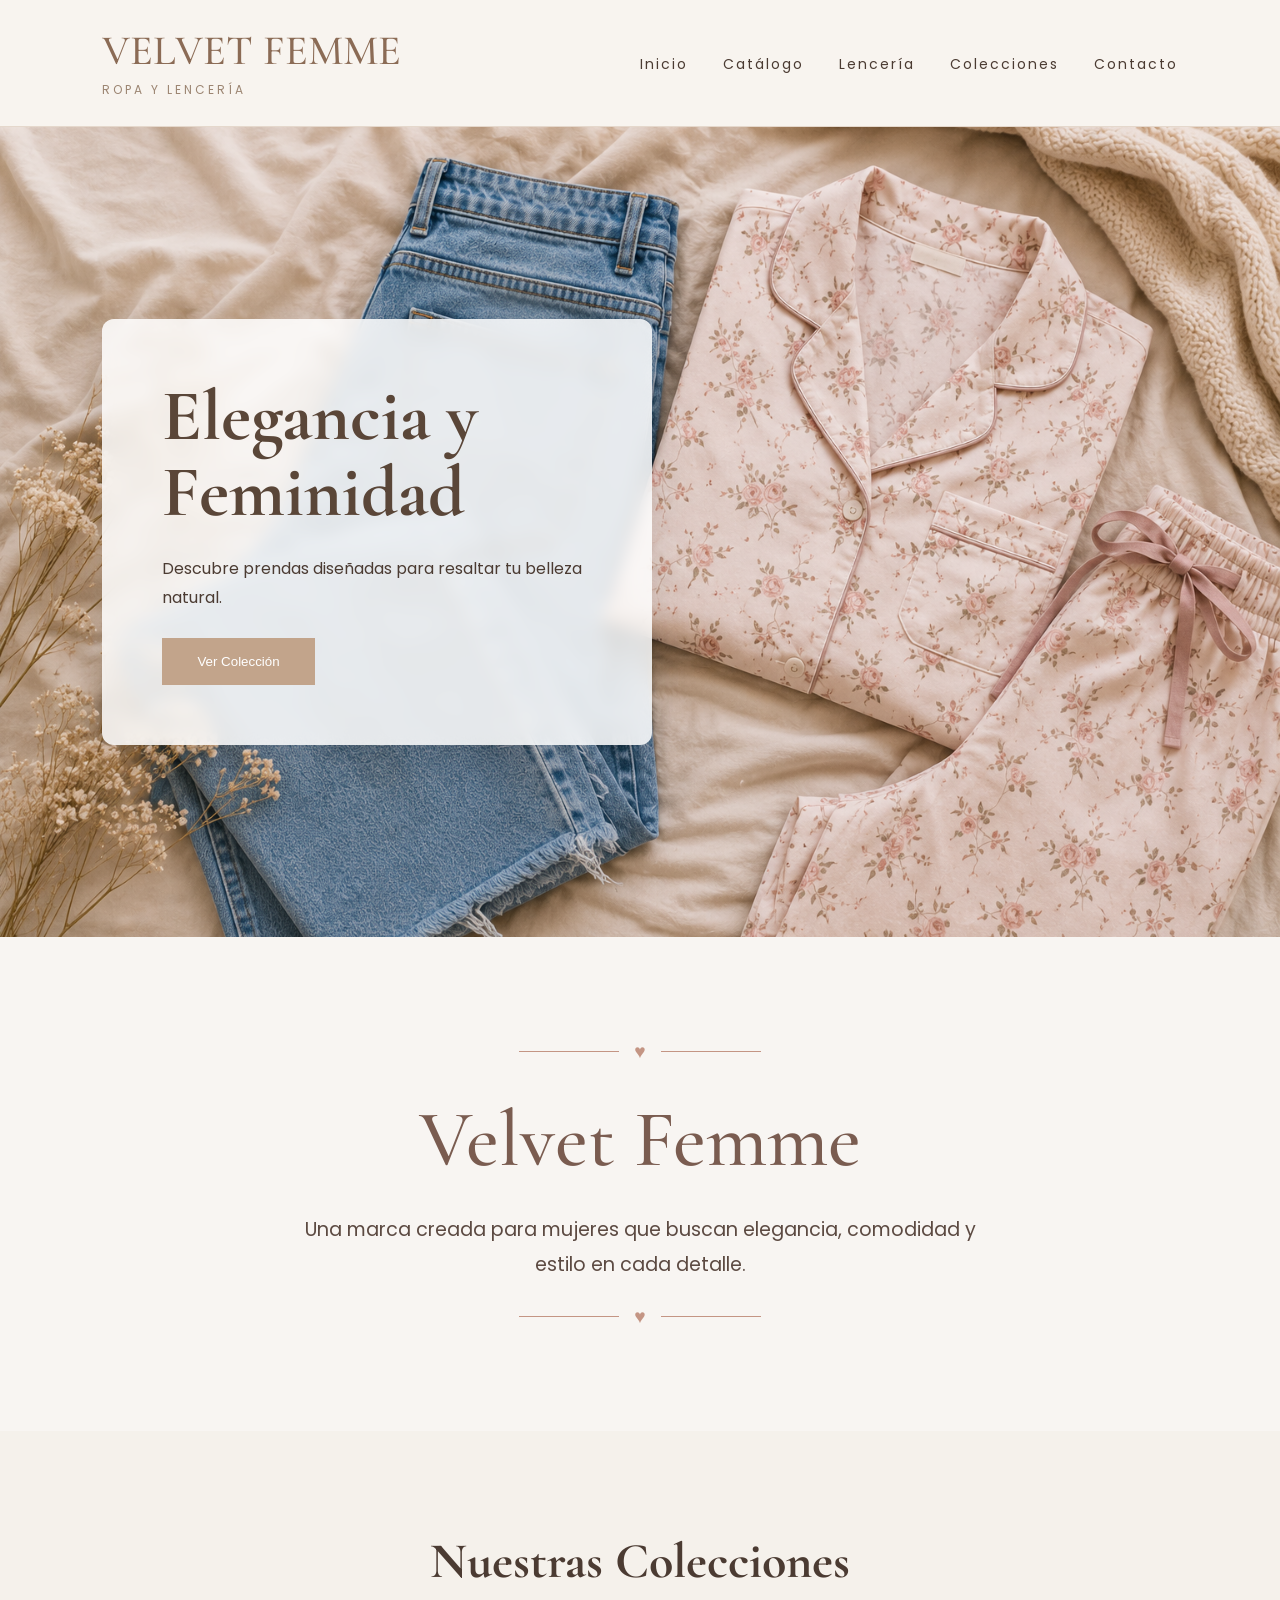
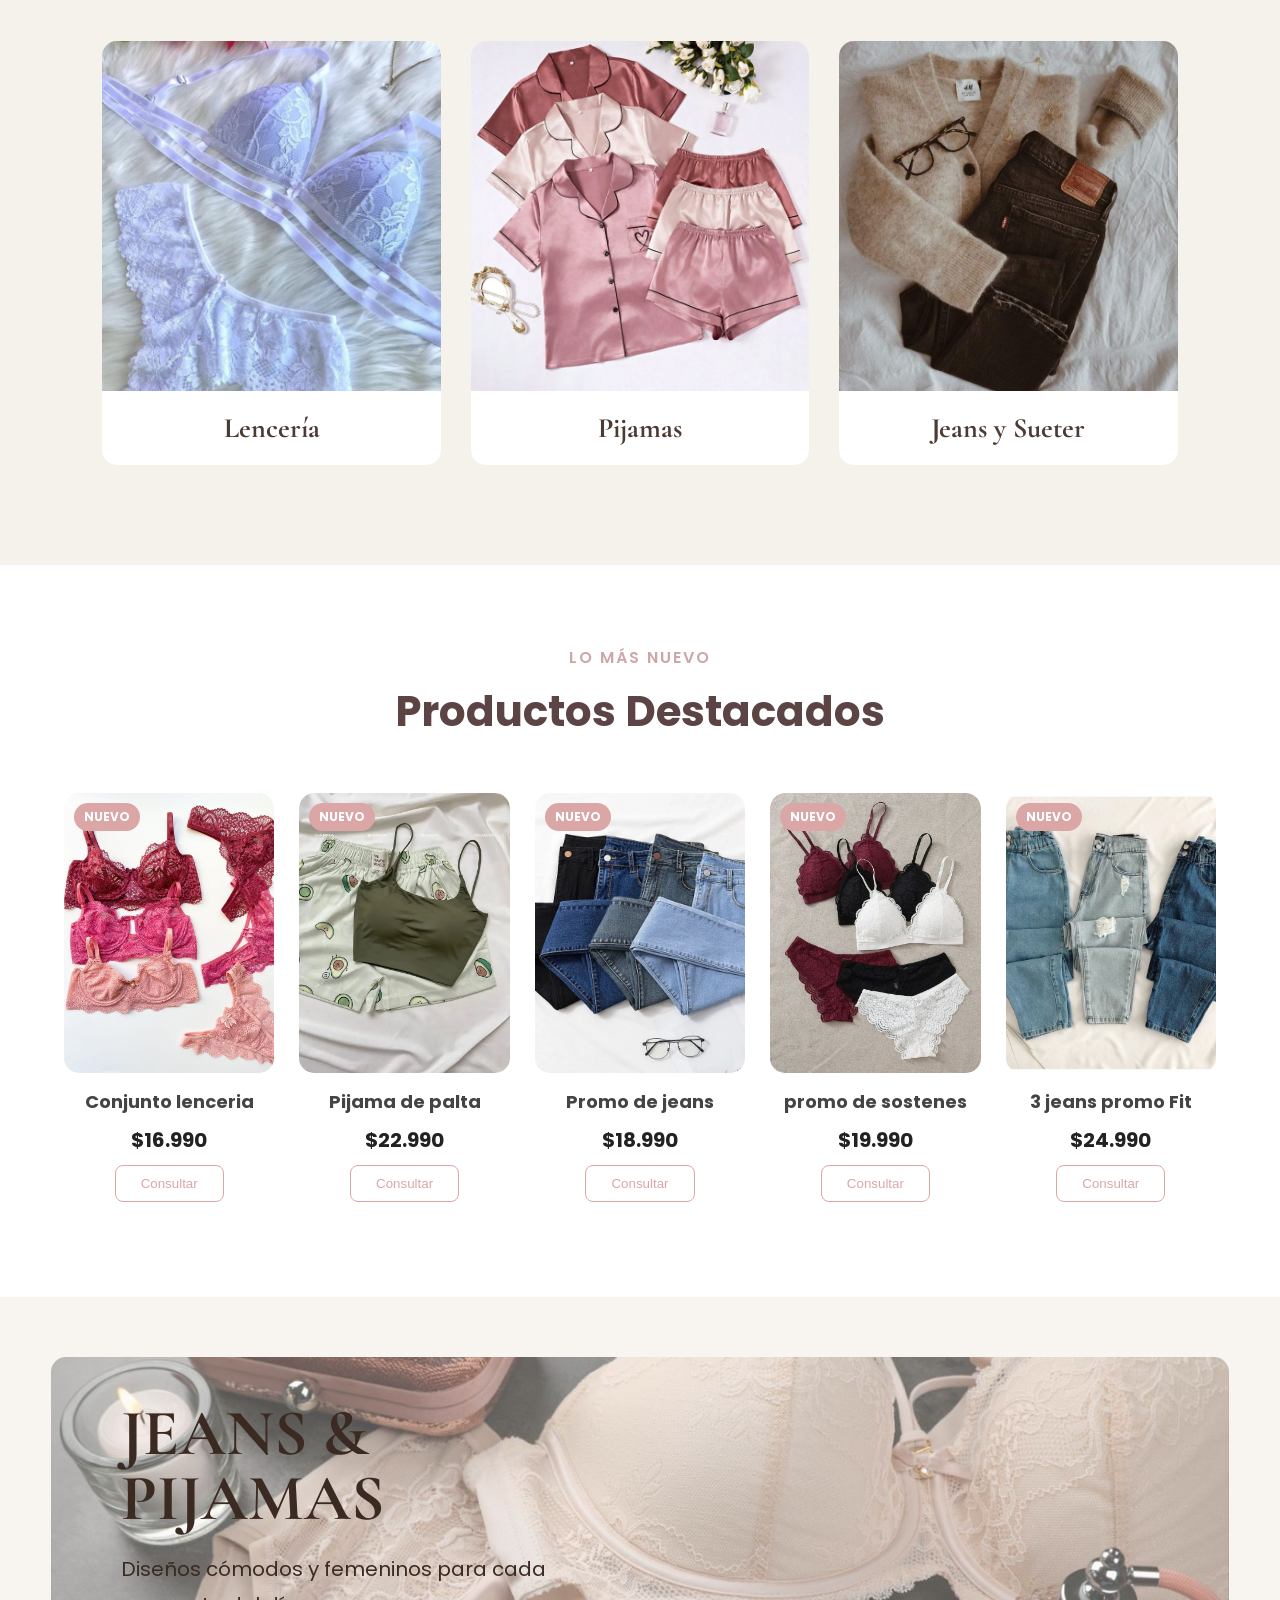
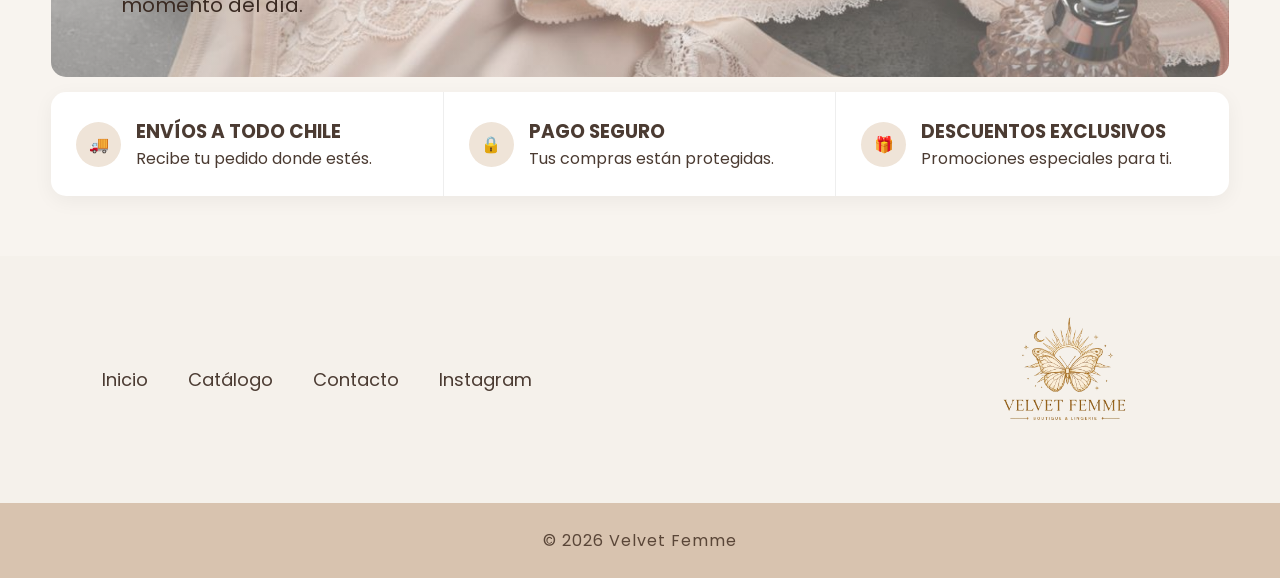
<file: index.html>
<!DOCTYPE html>
<html lang="es">

<head>

    <meta charset="UTF-8">
    <meta name="viewport" content="width=device-width, initial-scale=1.0">

    <title>Velvet Femme</title>

    <link rel="stylesheet" href="style.css">

    <link href="https://fonts.googleapis.com/css2?family=Cormorant+Garamond:wght@300;400;500;600&family=Poppins:wght@300;400;500&display=swap" rel="stylesheet">

</head>

<body>

<header>

    <div class="logo">
        <h1>VELVET FEMME</h1>
        <span>ROPA Y LENCERÍA</span>
    </div>

    <nav>

        <ul>
            <li><a href="#">Inicio</a></li>
            <li><a href="#">Catálogo</a></li>
            <li><a href="#">Lencería</a></li>
            <li><a href="#">Colecciones</a></li>
            <li><a href="#">Contacto</a></li>
        </ul>

    </nav>

</header>

<section class="hero">

    <div class="hero-content">

        <h2>
            Elegancia y Feminidad
        </h2>

        <p>

            Descubre prendas diseñadas para resaltar
            tu belleza natural.

        </p>

        <button>
            Ver Colección
        </button>

    </div>

</section>

<section class="about">

    <div class="separator">
        <span></span>
        ♥
        <span></span>
    </div>

    <h1>Velvet Femme</h1>

    <p>
        Una marca creada para mujeres que buscan elegancia,
        comodidad y estilo en cada detalle.
    </p>

    <div class="separator">
        <span></span>
        ♥
        <span></span>
    </div>

</section>

<section class="products">

    <h2>Nuestras Colecciones</h2>

    <div class="cards">

        <div class="card">

            <img src="imagenes/lenceriablanca.jpg" alt="">

            <h3>Lencería</h3>

        </div>

        <div class="card">

            <img src="imagenes/pijama.jpg" alt="">

            <h3>Pijamas</h3>

        </div>

        <div class="card">

            <img src="imagenes/jean y sueter.jpg" alt="">

            <h3>Jeans y Sueter</h3>

        </div>

    </div>

</section>

<section class="destacados">
    <p class="subtitulo">LO MÁS NUEVO</p>
    <h2>Productos Destacados</h2>

    <div class="productos-grid">

        <div class="producto">
            <span class="nuevo">NUEVO</span>

            <img src="imagenes/copriño1.jpg" alt="Bralette">

            <h3>Conjunto lenceria</h3>

            <p class="precio">$16.990</p>

            <button class="btn-consultar">
                Consultar
            </button>
        </div>

        <div class="producto">
            <span class="nuevo">NUEVO</span>

            <img src="imagenes/pijama1.jpg" alt="Pijama">

            <h3>Pijama de palta</h3>

            <p class="precio">$22.990</p>

            <button class="btn-consultar">
                Consultar
            </button>
        </div>

        <div class="producto">
            <span class="nuevo">NUEVO</span>

            <img src="imagenes/jeans1.jpg" alt="Conjunto">

            <h3>Promo de jeans</h3>

            <p class="precio">$18.990</p>

            <button class="btn-consultar">
                Consultar
            </button>
        </div>

        <div class="producto">
    <span class="nuevo">NUEVO</span>

    <img src="imagenes/corpiño2.jpg" alt="Suéter">

    <h3>promo de sostenes</h3>

    <p class="precio">$19.990</p>

    <button class="btn-consultar">
        Consultar
    </button>
</div>

<div class="producto">
    <span class="nuevo">NUEVO</span>

    <img src="imagenes/jeans 2.jpg" alt="Jeans">

    <h3>3 jeans promo Fit</h3>

    <p class="precio">$24.990</p>

    <button class="btn-consultar">
        Consultar
    </button>
</div>

    </div>
</section>


<section class="promo">

    <div class="promo-text">

    <h2>JEANS & PIJAMAS</h2>

    <p>
        Diseños cómodos y femeninos para cada momento del día.
    </p>

</div>

</section>

<section class="benefits">

    <div class="benefit">
        <div class="icon">🚚</div>
        <div>
            <h3>ENVÍOS A TODO CHILE</h3>
            <p>Recibe tu pedido donde estés.</p>
        </div>
    </div>

    <div class="benefit">
        <div class="icon">🔒</div>
        <div>
            <h3>PAGO SEGURO</h3>
            <p>Tus compras están protegidas.</p>
        </div>
    </div>

    <div class="benefit">
        <div class="icon">🎁</div>
        <div>
            <h3>DESCUENTOS EXCLUSIVOS</h3>
            <p>Promociones especiales para ti.</p>
        </div>
    </div>

</section>


<footer>

    <div class="footer-simple">

        <div class="footer-links">

            <a href="#">Inicio</a>
            <a href="#">Catálogo</a>
            <a href="#">Contacto</a>
            <a href="#">Instagram</a>

        </div>

        <div class="footer-logo">

            <img src="imagenes/logo png.png" alt="Velvet Femme">

        </div>

    </div>

    <div class="footer-copy">
    © 2026 Velvet Femme
</div>

</footer>

<script src="script.js"></script>

</body>
</html>
</file>
<file: style.css>
/* =========================
   RESET
========================= */

*{
    margin:0;
    padding:0;
    box-sizing:border-box;
}

body{
    font-family:'Poppins',sans-serif;
    background:#F8F4EF;
    color:#4B3B32;
}

img{
    max-width:100%;
    display:block;
}

/* =========================
   HEADER
========================= */

header{
    display:flex;
    justify-content:space-between;
    align-items:center;
    padding:25px 8%;
    background:#F8F4EF;
    border-bottom:1px solid #E5D8CC;
}

.logo h1{
    font-family:'Cormorant Garamond',serif;
    font-size:42px;
    font-weight:500;
    color:#8B6B55;
}

.logo span{
    font-size:12px;
    letter-spacing:3px;
    color:#9C8572;
}

nav ul{
    display:flex;
    list-style:none;
    gap:35px;
}

nav a{
    text-decoration:none;
    color:#4B3B32;
    font-size:14px;
    letter-spacing:2px;
    transition:.3s;
}

nav a:hover{
    color:#B89B84;
}

/* =========================
   HERO
========================= */

.hero{
    height:90vh;

    background-image:url("imagenes/fondoderopa.png");

    background-size:cover;
    background-position:center center;
    background-repeat:no-repeat;

    display:flex;
    align-items:center;
}
.hero-content{

    margin-left:8%;

    max-width:550px;

    background:rgba(255,255,255,0.85);

    backdrop-filter:blur(8px);

    padding:60px;

    border-radius:12px;

    box-shadow:0 10px 40px rgba(0,0,0,.08);
}

.hero-content h2{

    font-family:'Cormorant Garamond',serif;

    font-size:72px;

    line-height:1.05;

    margin-bottom:25px;

    color:#5A4638;
}

.hero-content p{
    line-height:1.8;
    margin-bottom:25px;
}

.hero-content button{

    border:none;

    padding:16px 35px;

    background:#C2A48B;

    color:white;

    cursor:pointer;

    transition:.3s;
}

.hero-content button:hover{

    background:#9B7B61;
}

/* =========================
   ABOUT
========================= */

.about{
    text-align:center;
    padding:100px 8%;
}

.about h2{
    font-family:'Cormorant Garamond',serif;
    font-size:55px;
    margin-bottom:20px;
    color:#8B6B55;
}

.about p{
    max-width:700px;
    margin:auto;
    line-height:1.8;
}

/* =========================
   PRODUCTS
========================= */

.products{
    padding:100px 8%;
    background:#F5F1EB;
}

.products h2{
    text-align:center;
    font-family:'Cormorant Garamond',serif;
    font-size:50px;
    margin-bottom:50px;
}

.cards{
    display:grid;
    grid-template-columns:repeat(3,1fr);
    gap:30px;
}

.card{
    background:white;
    border-radius:15px;
    overflow:hidden;
    transition:.3s;
}

.card:hover{
    transform:translateY(-10px);
    box-shadow:0 10px 30px rgba(0,0,0,.08);
}

.card img{
    width:100%;
    height:350px;
    object-fit:cover;
}

.card h3{
    padding:20px;
    text-align:center;
    font-family:'Cormorant Garamond',serif;
    font-size:28px;
}




/* =========================
   GALLERY
========================= */

.gallery{
    padding:80px 8%;
    background:#D8C3AF;
    display:grid;
    grid-template-columns:repeat(4,1fr);
    gap:20px;
}

.gallery img{
    height:250px;
    width:100%;
    object-fit:cover;
    border-radius:12px;
    transition:.3s;
}

.gallery img:hover{
    transform:scale(1.03);
}

/* ==========================
   FOOTER NUEVO
========================== */

.footer-simple{
    display:flex;
    justify-content:space-between;
    align-items:center;
    padding:50px 8%;
    background:#F5F1EB;
}

.footer-links{
    display:flex;
    gap:40px;
}

.footer-links a{
    text-decoration:none;
    color:#4B3B32;
    font-size:18px;
}

.footer-links a:hover{
    color:#B89B84;
}

.footer-logo img{
    width:220px;
    max-width:100%;
}

.footer-copy{
    text-align:center;
    padding:25px;
    background:#D8C3AF;
    color:#5A4638;
    font-size:16px;
    letter-spacing:1px;
}

@media(max-width:768px){

    .footer-simple{
        flex-direction:column;
        gap:30px;
        text-align:center;
    }

    .footer-logo img{
        width:180px;
    }

}

/* ==========================
   PROMO
========================== */

.promo{
    width:92%;
    margin:60px auto 15px;

    height:320px;

    border-radius:15px;

    background:
    linear-gradient(
        rgba(248,244,239,.35),
        rgba(248,244,239,.35)
    ),
    url("imagenes/promo.jpg");

    background-size:cover;
    background-position:center;
    background-repeat:no-repeat;

    display:flex;
    align-items:center;

    padding-left:70px;
}

.promo-text{
    max-width:450px;
}

.promo-text span{
    letter-spacing:4px;
    color:#9B7B61;
    font-size:13px;
}

.promo-text h2{
    font-family:'Cormorant Garamond',serif;
    font-size:65px;
    line-height:1;
    color:#3A2A22;
    margin:10px 0 20px;
}
.promo-text p{
    font-size:20px;
    color:#3A2A22;
    line-height:1.8;
    margin-bottom:20px;
}



/* ==========================
   BENEFICIOS
========================== */

.benefits{
    width:92%;
    margin:0 auto 60px;
    background:#fff;
    border-radius:15px;

    display:grid;
    grid-template-columns:repeat(3,1fr);

    overflow:hidden;
    box-shadow:0 5px 20px rgba(0,0,0,.05);
}

.benefit{
    padding:25px;
    display:flex;
    gap:15px;
    align-items:center;
}

.benefit:not(:last-child){
    border-right:1px solid #eee;
}

.icon{
    width:45px;
    height:45px;
    border-radius:50%;
    background:#EFE4D8;

    display:flex;
    justify-content:center;
    align-items:center;
}

/* ==========================
   RESPONSIVE PROMO
========================== */

@media(max-width:768px){

    .promo{
        height:auto;
        padding:40px 25px;
    }

    .promo-text h2{
        font-size:38px;
    }

    .benefits{
        grid-template-columns:1fr;
    }

    .benefit:not(:last-child){
        border-right:none;
        border-bottom:1px solid #eee;
    }
}
/* ==========================
   MOBILE FINAL
========================== */

@media(max-width:768px){

    header{
        flex-direction:column;
        text-align:center;
        gap:20px;
        padding:20px;
    }

    .logo h1{
        font-size:32px;
    }

    nav ul{
        justify-content:center;
        flex-wrap:wrap;
        gap:15px;
    }

    nav a{
        font-size:13px;
    }

    .hero{
        height:auto;
        min-height:70vh;
        padding:60px 0;
    }

    .hero-content{
        margin:20px;
        padding:35px;
        max-width:none;
    }

    .hero-content h2{
        font-size:42px;
    }

    .hero-content p{
        font-size:15px;
    }

    .about{
        padding:70px 25px;
    }

    .about h2{
        font-size:42px;
    }

    .products{
        padding:70px 25px;
    }

    .products h2{
        font-size:40px;
    }

    .cards{
        grid-template-columns:1fr;
    }

    .card img{
        height:300px;
    }

    .promo{
        width:95%;
        min-height:250px;
        padding:30px;
        background-position:center;
    }

    .promo-text{
        max-width:100%;
    }

    .promo-text h2{
        font-size:40px;
    }

    .promo-text p{
        font-size:16px;
    }

    .benefits{
        grid-template-columns:1fr;
    }

    .benefit{
        padding:20px;
    }

    .benefit:not(:last-child){
        border-right:none;
        border-bottom:1px solid #eee;
    }

    .gallery{
        grid-template-columns:1fr 1fr;
        padding:50px 20px;
    }

    .gallery img{
        height:180px;
    }

    .footer-grid{
        grid-template-columns:1fr;
        text-align:center;
        gap:30px;
    }
}

@media(max-width:480px){

    .hero-content h2{
        font-size:34px;
    }

    .promo-text h2{
        font-size:32px;
    }

    .gallery{
        grid-template-columns:1fr;
    }

    .gallery img{
        height:250px;
    }

    .logo h1{
        font-size:28px;
    }

}



.destacados{
    text-align:center;
    padding:80px 5%;
    background:#fff;
}

.subtitulo{
    color:#cda7a7;
    font-weight:600;
    letter-spacing:2px;
    margin-bottom:10px;
}

.destacados h2{
    font-size:42px;
    color:#5c4444;
    margin-bottom:50px;
}

.productos-grid{
    display:grid;
    grid-template-columns:repeat(5,1fr);
    gap:25px;
}
.producto{
    position:relative;
    background:#fff;
    border-radius:15px;
    overflow:hidden;
    transition:0.3s;
}

.producto:hover{
    transform:translateY(-5px);
}

.producto img{
    width:100%;
    height:280px;
    object-fit:cover;
    border-radius:15px;
}

.nuevo{
    position:absolute;
    top:10px;
    left:10px;
    background:#dba6a6;
    color:white;
    padding:5px 10px;
    border-radius:20px;
    font-size:12px;
    font-weight:bold;
}

.producto h3{
    margin-top:15px;
    font-size:18px;
    color:#444;
}

.precio{
    font-size:20px;
    font-weight:bold;
    margin:10px 0;
    color:#222;
}

.btn-consultar{
    margin-bottom:15px;
    padding:10px 25px;
    border:1px solid #dba6a6;
    background:white;
    color:#dba6a6;
    border-radius:8px;
    cursor:pointer;
    transition:0.3s;
}

.btn-consultar:hover{
    background:#dba6a6;
    color:white;
}

@media(max-width:768px){

    .productos-grid{
        grid-template-columns:1fr;
    }

}


.about{
    text-align:center;
    padding:80px 20px;
    background:#f8f5f2;
}

.about h1{
    font-family:'Cormorant Garamond', serif;
    font-size:5rem;
    font-weight:500;
    color:#7a5c50;
    margin:25px 0;
}

.about p{
    max-width:700px;
    margin:0 auto;
    font-size:1.2rem;
    line-height:1.8;
    color:#5c4a42;
}

.separator{
    display:flex;
    align-items:center;
    justify-content:center;
    gap:15px;
    margin:20px 0;
    color:#c49584;
    font-size:1.2rem;
}

.separator span{
    width:100px;
    height:1px;
    background:#c49584;
}
</file>
